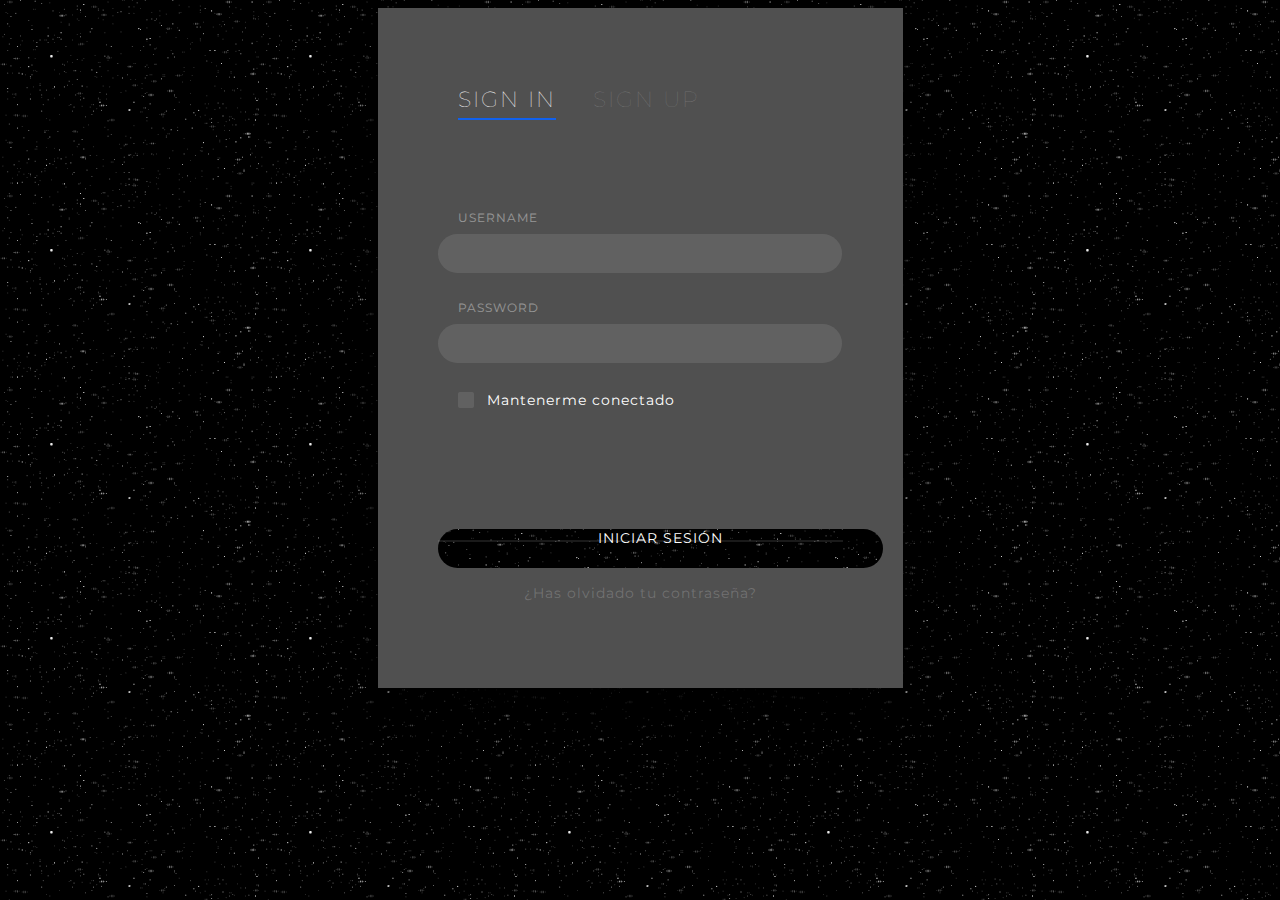
<file: index.html>
<!DOCTYPE html>
<html lang="en">

<head>
  <meta charset="UTF-8">
  <meta http-equiv="X-UA-Compatible" content="IE=edge">
  <meta name="viewport" content="width=device-width, initial-scale=1.0">
  <link rel="stylesheet" href="css/style.css">
  <link rel="shortcut icon" href="https://cdn-icons-png.flaticon.com/512/295/295128.png">
  <title>Login</title>
</head>

<body>
  <link href='https://fonts.googleapis.com/css?family=Montserrat' rel='stylesheet' type='text/css'>
  <!-- LOGIN -->
  <div class="login">
    <h2 class="active"> sign in </h2>
    <h2 class="nonactive"> sign up </h2>
    <form>
      <input type="text" class="text" name="username">
      <span>username</span>
      <br>
      <br>

      <input type="password" class="text" name="password">
      <span>password</span>
      <br>

      <input type="checkbox" id="checkbox-1-1" class="custom-checkbox" />
      <label for="checkbox-1-1">Mantenerme conectado</label>
      <a href="contactos.html" class="signin"> Iniciar sesión</a>
      <hr>
      <a href="#">¿Has olvidado tu contraseña?</a>
    </form>

  </div>
</body>

</html>
</file>
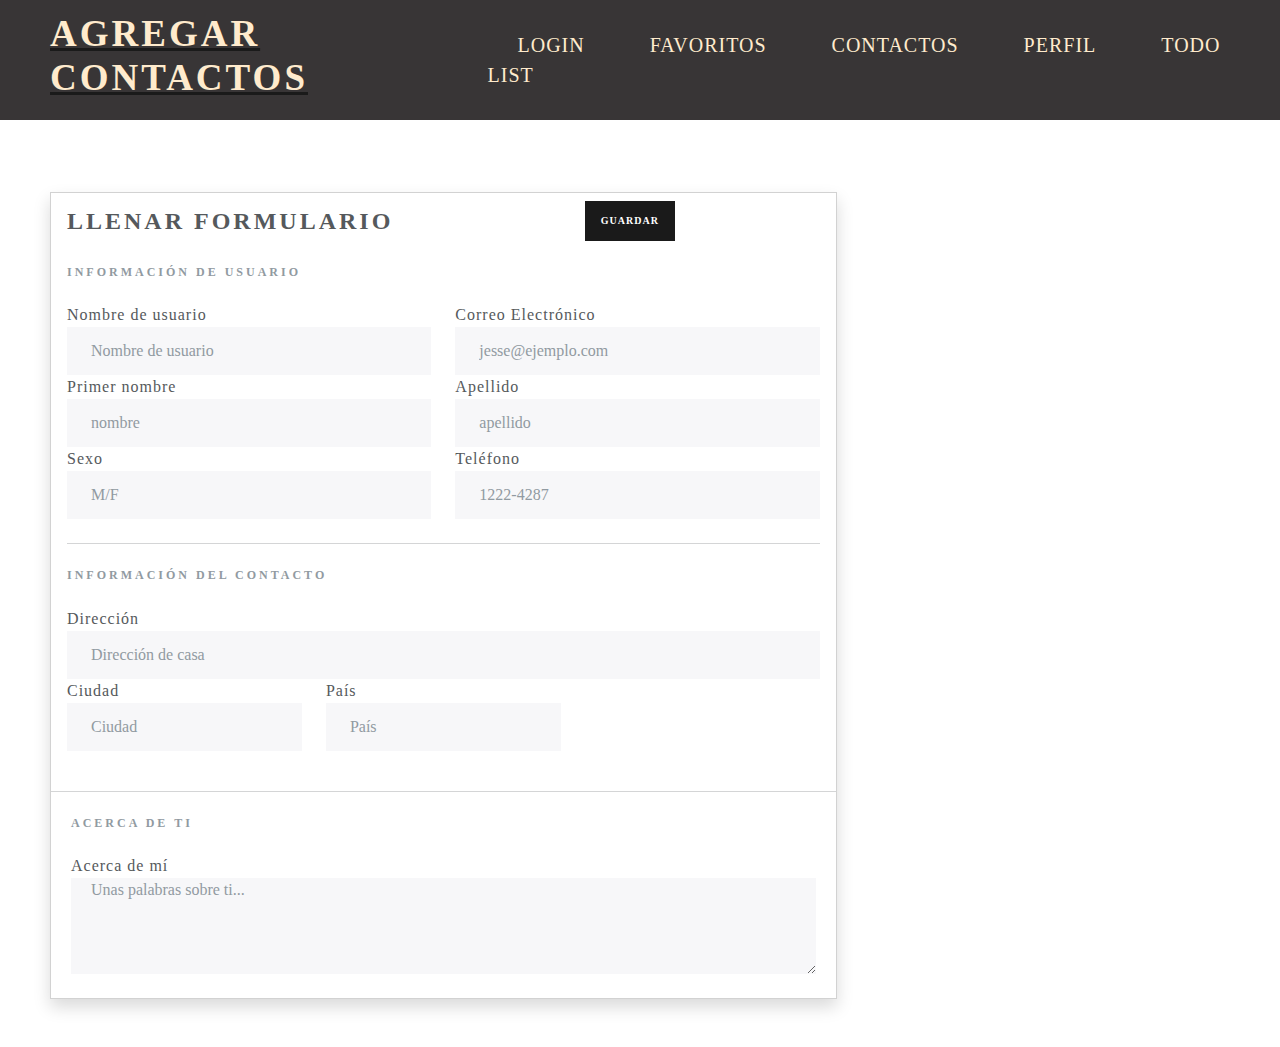
<file: nuevocontacto.html>
<!DOCTYPE html>
<html lang="en">

<head>
  <meta charset="UTF-8">
  <meta http-equiv="X-UA-Compatible" content="IE=edge">
  <meta name="viewport" content="width=device-width, initial-scale=1.0">
  <link rel="stylesheet" href="css/contactos.css">
  <link rel="stylesheet" href="css/bootstrap.min.css">
  <link rel="stylesheet" href="css/new-contact.css">
  <link rel="shortcut icon" href="https://cdn-icons-png.flaticon.com/512/327/327527.png">
  <title>Nuevo Contacto</title>
</head>

<body>
  <header>
    <a href="index.html" class="Name">
      <h2 class="logo">Agregar Contactos</h2>
    </a>
    <input type="checkbox" id="check">
    <label for="check" class="mostrar"> &#8801 </label>

    <nav class="menu">
      <a href="index.html">Login</a>
      <a href="favoritos.html">Favoritos</a>
      <a href="contactos.html">Contactos</a>
      <a href="perfil.html">Perfil</a>
      <a href="todolist.html">Todo List</a>
      <label for="check" class="ocultar"> &#967</label>
      <!-- <input type="search" placeholder="Buscar" id="Buscador" /> -->
    </nav>
  </header>
  <br><br><br>


  <!-- CONTENERDOR IZQUIERDO, INFORMACIÓN DEL USUARIO -->
  <div class="contenedor-grande" id="contenedor-grande">
    <div class="col-xl-8 order-xl-1">
      <div class="card bg-secondary shadow">
        <div class="card-header bg-white border-0">
          <div class="row align-items-center">
            <div class="col-8">
              <h3 class="mb-0">Llenar Formulario</h3>
            </div>
            <div class="col-4 text-right">
              <a href="contactos.html" class="btn btn-sm btn-primary">Guardar</a>
            </div>
          </div>
        </div>
        <div class="card-body">
          <form>
            <h6 class="heading-small text-muted mb-4">Información de Usuario</h6>
            <div class="pl-lg-4">
              <div class="row">
                <div class="col-lg-6">
                  <div class="form-group focused">
                    <label class="form-control-label" for="input-username">Nombre de usuario</label>
                    <input type="text" id="input-username" class="form-control form-control-alternative"
                      placeholder="Nombre de usuario" value="">
                  </div>
                </div>
                <div class="col-lg-6">
                  <div class="form-group">
                    <label class="form-control-label" for="input-email">Correo Electrónico</label>
                    <input type="email" id="input-email" class="form-control form-control-alternative"
                      placeholder="jesse@ejemplo.com">
                  </div>
                </div>
              </div>
              <div class="row">
                <div class="col-lg-6">
                  <div class="form-group focused">
                    <label class="form-control-label" for="input-first-name">Primer nombre</label>
                    <input type="text" id="input-first-name" class="form-control form-control-alternative"
                      placeholder="nombre" value="">
                  </div>
                </div>
                <div class="col-lg-6">
                  <div class="form-group focused">
                    <label class="form-control-label" for="input-last-name">Apellido</label>
                    <input type="text" id="input-last-name" class="form-control form-control-alternative"
                      placeholder="apellido" value="">
                  </div>
                </div>

                <div class="col-lg-6">
                  <div class="form-group focused">
                    <label class="form-control-label" for="input-username">Sexo</label>
                    <input type="text" id="input-username" class="form-control form-control-alternative"
                      placeholder="M/F" value="">
                  </div>
                </div>
                <div class="col-lg-6">
                  <div class="form-group focused">
                    <label class="form-control-label" for="input-last-name">Teléfono</label>
                    <input type="text" id="input-last-name" class="form-control form-control-alternative"
                      placeholder="1222-4287" value="">
                  </div>
                </div>
              </div>
            </div>
            <hr class="my-4">
            <!-- Address -->
            <h6 class="heading-small text-muted mb-4">Información del contacto</h6>
            <div class="pl-lg-4">
              <div class="row">
                <div class="col-md-12">
                  <div class="form-group focused">
                    <label class="form-control-label" for="input-address">Dirección</label>
                    <input id="input-address" class="form-control form-control-alternative"
                      placeholder="Dirección de casa" value="" type="text">
                  </div>
                </div>
              </div>
              <div class="row">
                <div class="col-lg-4">
                  <div class="form-group focused">
                    <label class="form-control-label" for="input-city">Ciudad</label>
                    <input type="text" id="input-city" class="form-control form-control-alternative"
                      placeholder="Ciudad" value="">
                  </div>
                </div>
                <div class="col-lg-4">
                  <div class="form-group focused">
                    <label class="form-control-label" for="input-country">País</label>
                    <input type="text" id="input-country" class="form-control form-control-alternative"
                      placeholder="País" value="">
                  </div>
                </div>
                <!-- <div class="col-lg-4">
                <div class="form-group">
                  <label class="form-control-label" for="input-country">Postal code</label>
                  <input type="number" id="input-postal-code" class="form-control form-control-alternative" placeholder="Postal code">
                </div> -->
              </div>
            </div>
        </div>
        <hr class="my-4">
        <!-- Descripcion -->
        <h6 class="heading-small text-muted mb-4" style="padding: 0px 20px;">Acerca de ti </h6>
        <div class="pl-lg-4">
          <div class="form-group focused" style="padding: 0px 20px;">
            <label>Acerca de mí</label>
            <textarea rows="4" style="padding: 0px 20px;" class="form-control form-control-alternative"
              placeholder="Unas palabras sobre ti..."></textarea>
          </div>
        </div>
        </form>
        <br>
      </div>
    </div>
  </div>
  <br><br>
</body>

</html>
</file>
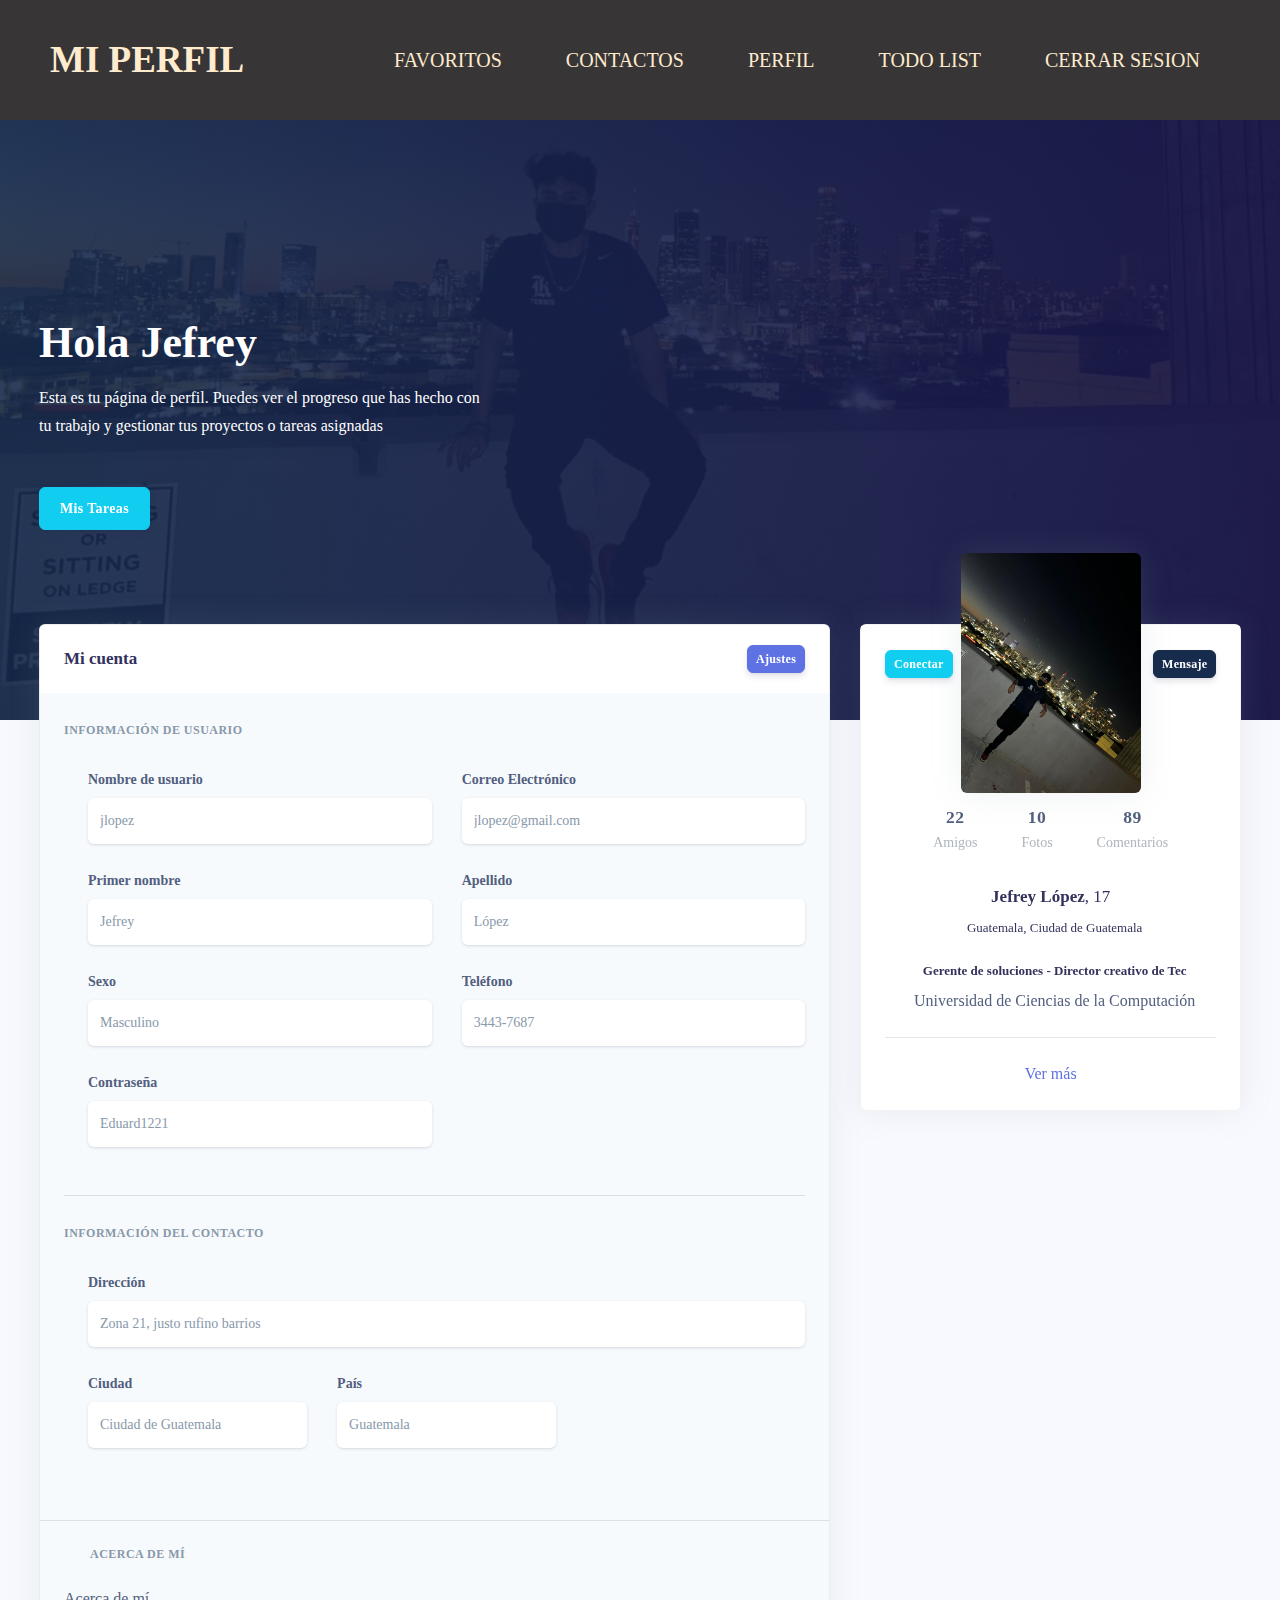
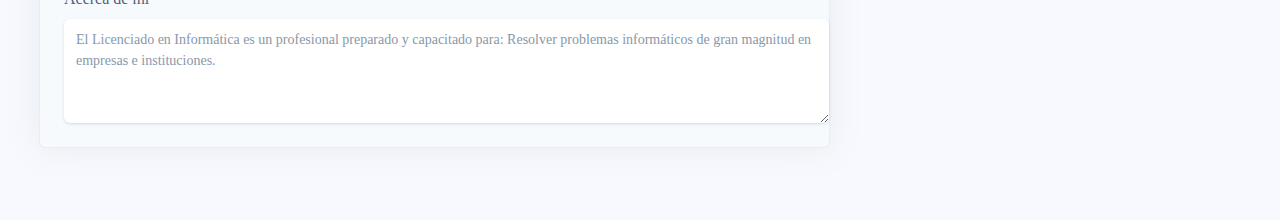
<file: perfil.html>
<!DOCTYPE html>
<html lang="en">

<head>
  <meta charset="UTF-8">
  <meta http-equiv="X-UA-Compatible" content="IE=edge">
  <meta name="viewport" content="width=device-width, initial-scale=1.0">
  <link rel="stylesheet" href="css/perfil.css">
  <link rel="stylesheet" href="css/contactos.css">
  <link rel="shortcut icon" href="https://cdn-icons-png.flaticon.com/512/3106/3106921.png">
  <title>Perfil</title>
</head>
<link href="https://fonts.googleapis.com/css?family=Open+Sans:300,400,600,700" rel="stylesheet">

<body>
  <header>
    <a href="index.html" class="Name">
      <h2 class="logo">MI PERFIL</h2>
    </a>
    <input type="checkbox" id="check">
    <label for="check" class="mostrar"> &#8801 </label>

    <nav class="menu">

      <a href="favoritos.html">Favoritos</a>
      <a href="contactos.html">Contactos</a>
      <a href="perfil.html">Perfil</a>
      <a href="todolist.html">Todo List</a>
      <a href="index.html">Cerrar Sesion</a>
      <label for="check" class="ocultar"> &#967</label>
      <!-- <input type="search" placeholder="Buscar" id="Buscador" /> -->
    </nav>
  </header>


  <div class="main-content">
    <!-- Top navbar -->
    <nav class="navbar navbar-top navbar-expand-md navbar-dark" id="navbar-main">
      <div class="container-fluid">
        <div class="dropdown-menu dropdown-menu-arrow dropdown-menu-right">
          <div class=" dropdown-header noti-title">
            <h6 class="text-overflow m-0">Welcome!</h6>
          </div>
          <a href="../examples/profile.html" class="dropdown-item">
            <i class="ni ni-single-02"></i>
            <span>Mi Pefil</span>
          </a>
          <a href="../examples/profile.html" class="dropdown-item">
            <i class="ni ni-settings-gear-65"></i>
            <span>Ajustes</span>
          </a>
          <a href="../examples/profile.html" class="dropdown-item">
            <i class="ni ni-calendar-grid-58"></i>
            <span>Actividad</span>
          </a>
          <a href="../examples/profile.html" class="dropdown-item">
            <i class="ni ni-support-16"></i>
            <span>Apoyo</span>
          </a>
          <div class="dropdown-divider"></div>
          <a href="#!" class="dropdown-item">
            <i class="ni ni-user-run"></i>
            <span>Cerrar sesión</span>
          </a>
        </div>
        </li>
        </ul>
      </div>
    </nav>
    <!-- Header con foto de fondo-->
    <div class="header pb-8 pt-5 pt-lg-8 d-flex align-items-center"
      style="min-height: 600px; background-image: url(css/11.jfif ); background-size: cover; background-position: center top;">
      <!-- Mask -->
      <span class="mask bg-gradient-default opacity-8" "></span>
      <!-- Header y contenedor con el texto-->
      <div class=" container-fluid d-flex align-items-center">
        <div class="row">
          <div class="col-lg-7 col-md-10">
            <h1 class="display-2 text-white">Hola Jefrey</h1>
            <p class="text-white mt-0 mb-5">Esta es tu página de perfil. Puedes ver el progreso que has hecho con tu
              trabajo y gestionar tus proyectos o tareas asignadas</p>
            <a href="todolist.html" class="btn btn-info">Mis Tareas</a>
          </div>
        </div>
    </div>
  </div>

  <!-- Contenedor derecho con imagen -->
  <div class="container-fluid mt--7">
    <div class="row">
      <div class="col-xl-4 order-xl-2 mb-5 mb-xl-0">
        <div class="card card-profile shadow">
          <div class="row justify-content-center">
            <div class="col-lg-3 order-lg-2">
              <div class="card-profile-image">
                <a href="#">
                  <img src="css/1.jpeg" class="rounded-square ">
                </a>
              </div>
            </div>
          </div>

          <div class="card-header text-center border-0 pt-8 pt-md-4 pb-0 pb-md-4">
            <div class="d-flex justify-content-between">
              <a href="#" class="btn btn-sm btn-info mr-4">Conectar</a>
              <a href="#" class="btn btn-sm btn-default float-right">Mensaje</a>
            </div>
          </div>
          <div class="card-body pt-0 pt-md-4">
            <div class="row">
              <div class="col">
                <div class="card-profile-stats d-flex justify-content-center mt-md-5">
                  <!-- Cuadro de amigos, fotos, coments -->
                  <div>
                    <span class="heading">22</span>
                    <span class="description">Amigos</span>
                  </div>
                  <div>
                    <span class="heading">10</span>
                    <span class="description">Fotos</span>
                  </div>
                  <div>
                    <span class="heading">89</span>
                    <span class="description">Comentarios</span>
                  </div>
                </div>
              </div>
            </div>
            <div class="text-center">
              <!-- Información del perfil -->
              <h3>
                Jefrey López<span class="font-weight-light">, 17</span>
              </h3>
              <div class="h5 font-weight-300">
                <i class="ni location_pin mr-2"></i>Guatemala, Ciudad de Guatemala
              </div>
              <div class="h5 mt-4">
                <i class="ni business_briefcase-24 mr-2"></i>Gerente de soluciones - Director creativo de Tec
              </div>
              <div>
                <i class="ni education_hat mr-2"></i>Universidad de Ciencias de la Computación
              </div>
              <hr class="my-4">
              <!-- <p>Ryan — the name taken by Melbourne-raised, Brooklyn-based Nick Murphy — writes, performs and records all of his own music.</p> -->
              <a href="#">Ver más</a>
            </div>
          </div>
        </div>
      </div>

      <!-- CONTENERDOR IZQUIERDO, INFORMACIÓN DEL USUARIO -->
      <div class="col-xl-8 order-xl-1">
        <div class="card bg-secondary shadow">
          <div class="card-header bg-white border-0">
            <div class="row align-items-center">
              <div class="col-8">
                <h3 class="mb-0">Mi cuenta</h3>
              </div>
              <div class="col-4 text-right">
                <a href="#!" class="btn btn-sm btn-primary">Ajustes</a>
              </div>
            </div>
          </div>
          <div class="card-body">
            <form>
              <h6 class="heading-small text-muted mb-4">Información de Usuario</h6>
              <div class="pl-lg-4">
                <div class="row">
                  <div class="col-lg-6">
                    <div class="form-group focused">
                      <label class="form-control-label" for="input-username">Nombre de usuario</label>
                      <input type="text" id="input-username" class="form-control form-control-alternative"
                        placeholder="Username" value="jlopez">
                    </div>
                  </div>
                  <div class="col-lg-6">
                    <div class="form-group">
                      <label class="form-control-label" for="input-email">Correo Electrónico</label>
                      <input type="email" id="input-email" class="form-control form-control-alternative"
                        placeholder="jlopez@gmail.com" value="jlopez@gmail.com">
                    </div>
                  </div>
                </div>
                <div class="row">
                  <div class="col-lg-6">
                    <div class="form-group focused">
                      <label class="form-control-label" for="input-first-name">Primer nombre</label>
                      <input type="text" id="input-first-name" class="form-control form-control-alternative"
                        placeholder="First name" value="Jefrey">
                    </div>
                  </div>
                  <div class="col-lg-6">
                    <div class="form-group focused">
                      <label class="form-control-label" for="input-last-name">Apellido</label>
                      <input type="text" id="input-last-name" class="form-control form-control-alternative"
                        placeholder="Last name" value="López">
                    </div>
                  </div>

                  <div class="col-lg-6">
                    <div class="form-group focused">
                      <label class="form-control-label" for="input-username">Sexo</label>
                      <input type="text" id="input-username" class="form-control form-control-alternative"
                        placeholder="M/F" value="Masculino">
                    </div>
                  </div>
                  <div class="col-lg-6">
                    <div class="form-group focused">
                      <label class="form-control-label" for="input-last-name">Teléfono</label>
                      <input type="text" id="input-last-name" class="form-control form-control-alternative"
                        placeholder="1222-4287" value="3443-7687">
                    </div>
                  </div>
                  <div class="col-lg-6">
                    <div class="form-group focused">
                      <label class="form-control-label" for="input-username">Contraseña</label>
                      <input type="text" id="input-username" class="form-control form-control-alternative"
                        placeholder="Contraseña" value="Eduard1221">
                    </div>
                  </div>

                </div>
              </div>


              <hr class="my-4">
              <!-- Address -->
              <h6 class="heading-small text-muted mb-4">Información del contacto</h6>
              <div class="pl-lg-4">
                <div class="row">
                  <div class="col-md-12">
                    <div class="form-group focused">
                      <label class="form-control-label" for="input-address">Dirección</label>
                      <input id="input-address" class="form-control form-control-alternative"
                        placeholder="Dirección de casa" value="Zona 21, justo rufino barrios" type="text">
                    </div>
                  </div>
                </div>
                <div class="row">
                  <div class="col-lg-4">
                    <div class="form-group focused">
                      <label class="form-control-label" for="input-city">Ciudad</label>
                      <input type="text" id="input-city" class="form-control form-control-alternative"
                        placeholder="Ciudad" value="Ciudad de Guatemala">
                    </div>
                  </div>
                  <div class="col-lg-4">
                    <div class="form-group focused">
                      <label class="form-control-label" for="input-country">País</label>
                      <input type="text" id="input-country" class="form-control form-control-alternative"
                        placeholder="Country" value="Guatemala">
                    </div>
                  </div>
                </div>
              </div>
          </div>
          <hr class="my-4">
          <!-- Descripcion -->
          <h6 class="heading-small text-muted mb-4" style="padding: 0px 50px;">Acerca de mí </h6>
          <div class="pl-lg-4">
            <div class="form-group focused">
              <label>Acerca de mí</label>
              <textarea rows="4" class="form-control form-control-alternative"
                placeholder="Unas palabras sobre ti...">El Licenciado en Informática es un profesional preparado y capacitado para: Resolver problemas informáticos de gran magnitud en empresas e instituciones.</textarea>
            </div>
          </div>
          </form>
        </div>
      </div>
    </div>
  </div>
  </div>
  </div><br><br><br>

</body>

</html>
</file>
<file: css/style.css>
body,
.signin {
  background-image: url('[data-uri]');
  font-family: 'Montserrat', sans-serif;
  color: #fff;
  font-size: 14px;
  letter-spacing: 1px;
}

.login {
  position: relative;
  height: 560px;
  width: 405px;
  margin: auto;
  padding: 60px 60px;
  background: url(https://picsum.photos/id/1004/5616/3744) no-repeat center center #505050;
  background-size: cover;
  box-shadow: 0px 30px 60px -5px #000;
}

form {
  padding-top: 80px;
}

.active {
  border-bottom: 2px solid #1161ed;
}

.nonactive {
  color: rgba(255, 255, 255, 0.2);
}

h2 {
  padding-left: 12px;
  font-size: 22px;
  text-transform: uppercase;
  padding-bottom: 5px;
  letter-spacing: 2px;
  display: inline-block;
  font-weight: 100;
}

h2:first-child {
  padding-left: 0px;
}

span {
  text-transform: uppercase;
  font-size: 12px;
  opacity: 0.4;
  display: inline-block;
  position: relative;
  top: -65px;
  transition: all 0.5s ease-in-out;
}

.text {
  border: none;
  width: 89%;
  padding: 10px 20px;
  display: block;
  height: 15px;
  border-radius: 20px;
  background: rgba(255, 255, 255, 0.1);
  border: 2px solid rgba(255, 255, 255, 0);
  overflow: hidden;
  margin-top: 15px;
  transition: all 0.5s ease-in-out;
}

.text:focus {
  outline: 0;
  border: 2px solid rgba(255, 255, 255, 0.5);
  border-radius: 20px;
  background: rgba(0, 0, 0, 0);
}

.text:focus+span {
  opacity: 0.6;
}

input[type="text"],
input[type="password"] {
  font-family: 'Montserrat', sans-serif;
  color: #fff;
}



input {
  display: inline-block;
  padding-top: 20px;
  font-size: 14px;
}

h2,
span,
.custom-checkbox {
  margin-left: 20px;
}

.custom-checkbox {
  /* -webkit-appearance: none; */
  appearance: none;
  background-color: rgba(255, 255, 255, 0.1);
  padding: 8px;
  border-radius: 2px;
  display: inline-block;
  position: relative;
  top: 6px;
}

.custom-checkbox:checked {
  background-color: rgba(17, 97, 237, 1);
}

.custom-checkbox:checked:after {
  content: '\2714';
  font-size: 10px;
  position: absolute;
  top: 1px;
  left: 4px;
  color: #fff;
}

.custom-checkbox:focus {
  outline: none;
}

label {
  display: inline-block;
  padding-top: 10px;
  padding-left: 5px;
}

.signin {
  background-color: #1161ed;
  color: #FFF;
  width: 100%;
  padding: 0px 20px;
  display: block;
  height: 39px;
  border-radius: 20px;
  transition: all 0.5s ease-in-out;
  border: none;
  text-transform: uppercase;
}

.signin:hover {
  background: #4082f5;
  box-shadow: 0px 4px 35px -5px #4082f5;
  cursor: pointer;
}

.signin:focus {
  outline: none;
}

hr {
  border: 1px solid rgba(255, 255, 255, 0.1);
  top: 85px;
  position: relative;
}

a {
  text-align: center;
  display: block;
  top: 120px;
  position: relative;
  text-decoration: none;
  color: rgba(255, 255, 255, 0.2);
}
</file>
<file: css/contactos.css>
* {
    padding: 0;
    margin: 0;
    font-family: Cambria, Cochin, Georgia, Times, 'Times New Roman', serif;
    list-style: none;
    -webkit-box-sizing: border-box;
    -moz-box-sizing: border-box;
    -o-box-sizing: border-box;
    box-sizing: border-box;
}

/*HEADER*/
header {
    background-color: #383536;
    height: 120px;
    padding: 0 50px;
    color: azure;
    display: flex;
    justify-content: space-between;
    align-items: center;
}

/*Logo*/
.logo {
    color: blanchedalmond;
    text-transform: uppercase;
    /* transition: 0.5; */
    font-size: 37px;
    text-decoration: none;
}

/*Otras Páginas Menú*/
.menu a {
    color: blanchedalmond;
    text-decoration: none;
    text-transform: uppercase;
    padding: 0 30px;
    transition: 0.5s;
    font-size: 20px;

}

.menu a:hover,
.mostrar-menu:hover,
.esconder-menu:hover {
    color: rgb(5, 12, 17);
}

.mostrar,
.ocultar {
    font-size: 35px;
    cursor: pointer;
    display: none;
    transition: 0.4s;
}

.mostrar {
    order: 1;
}

#check {
    display: none;
}

/* BUSCARDOR */
#Buscador {
    background: url(https://cdn0.iconfinder.com/data/icons/slim-square-icons-basics/100/basics-19-32.png) no-repeat 0px 5px;
    background-size: 24px;
    width: 250px;
    border: transparent;
    border-bottom: solid 1px #ccc;
    padding: 10px 10px 10px 30px;
    outline: none;
}

/* tabla */
.tabla-contactos {
    padding: 0px 50px;
    background-color: rgb(244, 244, 244);
}

#agregar-favoritos {
    background-color: coral;
    border-radius: 25px;
}

#agregar-contacto {
    background-color: #0ECEF1;
    border-radius: 15px;
}

/*RESPONSIVE*/
@media(max-width: 768px) {

    /* header */
    .mostrar,
    .ocultar {
        display: block;
    }

    .menu {
        position: fixed;
        width: 100%;
        height: 100vh;
        background: #383536;
        right: -100%;
        top: 0;
        text-align: center;
        padding: 100px 0px;
        z-index: 100;
        transition: 0.8s;
    }

    .menu a {
        display: block;
        padding: 20px;
    }

    .ocultar {
        position: absolute;
        top: 40px;
        right: 50px;
    }

    #check:checked~.menu {
        right: 0;
    }


}

@media(max-width: 900px) {
    #table {
        display: block;
        overflow-x: auto;
    }
}
</file>
<file: css/new-contact.css>
#contenedor-grande{
padding:0px 50px;
}
</file>
<file: css/perfil.css>
:root {
  --blue: #5e72e4;
  --indigo: #5603ad;
  --purple: #8965e0;
  --pink: #f3a4b5;
  --red: #f5365c;
  --orange: #fb6340;
  --yellow: #ffd600;
  --green: #2dce89;
  --teal: #11cdef;
  --cyan: #2bffc6;
  --white: #fff;
  --gray: #8898aa;
  --gray-dark: #32325d;
  --light: #ced4da;
  --lighter: #e9ecef;
  --primary: #5e72e4;
  --secondary: #f7fafc;
  --success: #2dce89;
  --info: #11cdef;
  --warning: #fb6340;
  --danger: #f5365c;
  --light: #adb5bd;
  --dark: #212529;
  --default: #172b4d;
  --white: #fff;
  --neutral: #fff;
  --darker: black;
  --breakpoint-xs: 0;
  --breakpoint-sm: 576px;
  --breakpoint-md: 768px;
  --breakpoint-lg: 992px;
  --breakpoint-xl: 1200px;
  --font-family-sans-serif: Open Sans, sans-serif;
  --font-family-monospace: SFMono-Regular, Menlo, Monaco, Consolas, 'Liberation Mono', 'Courier New', monospace;
}

*,
*::before,
*::after {
  box-sizing: border-box;
}

html {
  font-family: sans-serif;
  line-height: 1.15;
  -webkit-text-size-adjust: 100%;
  -ms-text-size-adjust: 100%;
  -ms-overflow-style: scrollbar;
  -webkit-tap-highlight-color: rgba(0, 0, 0, 0);
}

@-ms-viewport {
  width: device-width;
}

figcaption,
footer,
header,
main,
nav,
section {
  display: block;
}

body {
  font-family: Open Sans, sans-serif;
  font-size: 1rem;
  font-weight: 400;
  line-height: 1.5;
  margin: 0;
  text-align: left;
  color: #525f7f;
  background-color: #f8f9fe;
}

[tabindex='-1']:focus {
  outline: 0 !important;
}

hr {
  overflow: visible;
  box-sizing: content-box;
  height: 0;
}

h1,
h3,
h4,
h5,
h6 {
  margin-top: 0;
  margin-bottom: .5rem;
}

p {
  margin-top: 0;
  margin-bottom: 1rem;
}

address {
  font-style: normal;
  line-height: inherit;
  margin-bottom: 1rem;
}

ul {
  margin-top: 0;
  margin-bottom: 1rem;
}

ul ul {
  margin-bottom: 0;
}

dfn {
  font-style: italic;
}

strong {
  font-weight: bolder;
}

a {
  text-decoration: none;
  color: #5e72e4;
  background-color: transparent;
  -webkit-text-decoration-skip: objects;
}

a:hover {
  text-decoration: none;
  color: #233dd2;
}

a:not([href]):not([tabindex]) {
  text-decoration: none;
  color: inherit;
}

a:not([href]):not([tabindex]):hover,
a:not([href]):not([tabindex]):focus {
  text-decoration: none;
  color: inherit;
}

a:not([href]):not([tabindex]):focus {
  outline: 0;
}

code {
  font-family: SFMono-Regular, Menlo, Monaco, Consolas, 'Liberation Mono', 'Courier New', monospace;
  font-size: 1em;
}

img {
  vertical-align: middle;
  border-style: none;
}

caption {
  padding-top: 1rem;
  padding-bottom: 1rem;
  caption-side: bottom;
  text-align: left;
  color: #8898aa;
}

label {
  display: inline-block;
  margin-bottom: .5rem;
}

button {
  border-radius: 0;
}

button:focus {
  outline: 1px dotted;
  outline: 5px auto -webkit-focus-ring-color;
}

input,
button,
textarea {
  font-family: inherit;
  font-size: inherit;
  line-height: inherit;
  margin: 0;
}

button,
input {
  overflow: visible;
}

button {
  text-transform: none;
}

button,
html [type='button'],
[type='reset'],
[type='submit'] {
  appearance: button;
}

button::-moz-focus-inner,
[type='button']::-moz-focus-inner,
[type='reset']::-moz-focus-inner,
[type='submit']::-moz-focus-inner {
  padding: 0;
  border-style: none;
}

input[type='radio'],
input[type='checkbox'] {
  box-sizing: border-box;
  padding: 0;
}

input[type='date'],
input[type='time'],
input[type='datetime-local'],
input[type='month'] {
  -appearance: listbox;
}

textarea {
  overflow: auto;
  resize: vertical;
}

legend {
  font-size: 1.5rem;
  line-height: inherit;
  display: block;
  width: 100%;
  max-width: 100%;
  margin-bottom: .5rem;
  padding: 0;
  white-space: normal;
  color: inherit;
}

progress {
  vertical-align: baseline;
}

[type='number']::-webkit-inner-spin-button,
[type='number']::-webkit-outer-spin-button {
  height: auto;
}

[type='search'] {
  outline-offset: -2px;
  appearance: none;
}

[type='search']::-webkit-search-cancel-button,
[type='search']::-webkit-search-decoration {
  -webkit-appearance: none;
}

::-webkit-file-upload-button {
  font: inherit;
  -webkit-appearance: button;
}

[hidden] {
  display: none !important;
}

h1,
h3,
h4,
h5,
h6,
.h1,
.h3,
.h4,
.h5,
.h6 {
  font-family: inherit;
  font-weight: 600;
  line-height: 1.5;
  margin-bottom: .5rem;
  color: #32325d;
}

h1,
.h1 {
  font-size: 1.625rem;
}

h3,
.h3 {
  font-size: 1.0625rem;
}

h4,
.h4 {
  font-size: .9375rem;
}

h5,
.h5 {
  font-size: .8125rem;
}

h6,
.h6 {
  font-size: .625rem;
}

.display-2 {
  font-size: 2.75rem;
  font-weight: 600;
  line-height: 1.5;
}

hr {
  margin-top: 2rem;
  margin-bottom: 2rem;
  border: 0;
  border-top: 1px solid rgba(0, 0, 0, .1);
}

code {
  font-size: 87.5%;
  word-break: break-word;
  color: #f3a4b5;
}

a>code {
  color: inherit;
}

.container {
  width: 100%;
  margin-right: auto;
  margin-left: auto;
  padding-right: 15px;
  padding-left: 15px;
}

@media (min-width: 576px) {
  .container {
    max-width: 540px;
  }
}

@media (min-width: 768px) {
  .container {
    max-width: 720px;
  }
}

@media (min-width: 992px) {
  .container {
    max-width: 960px;
  }
}

@media (min-width: 1200px) {
  .container {
    max-width: 1140px;
  }
}

.container-fluid {
  width: 100%;
  margin-right: auto;
  margin-left: auto;
  padding-right: 15px;
  padding-left: 15px;
}

.row {
  display: flex;
  margin-right: -15px;
  margin-left: -15px;
  flex-wrap: wrap;
}

.col-4,
.col-8,
.col,
.col-md-10,
.col-md-12,
.col-lg-3,
.col-lg-4,
.col-lg-6,
.col-lg-7,
.col-xl-4,
.col-xl-6,
.col-xl-8 {
  position: relative;
  width: 100%;
  min-height: 1px;
  padding-right: 15px;
  padding-left: 15px;
}

.col {
  max-width: 100%;
  flex-basis: 0;
  flex-grow: 1;
}

.col-4 {
  max-width: 33.33333%;
  flex: 0 0 33.33333%;
}

.col-8 {
  max-width: 66.66667%;
  flex: 0 0 66.66667%;
}

@media (min-width: 768px) {

  .col-md-10 {
    max-width: 83.33333%;
    flex: 0 0 83.33333%;
  }

  .col-md-12 {
    max-width: 100%;
    flex: 0 0 100%;
  }
}

@media (min-width: 992px) {

  .col-lg-3 {
    max-width: 25%;
    flex: 0 0 25%;
  }

  .col-lg-4 {
    max-width: 33.33333%;
    flex: 0 0 33.33333%;
  }

  .col-lg-6 {
    max-width: 50%;
    flex: 0 0 50%;
  }

  .col-lg-7 {
    max-width: 58.33333%;
    flex: 0 0 58.33333%;
  }

  .order-lg-2 {
    order: 2;
  }
}

@media (min-width: 1200px) {

  .col-xl-4 {
    max-width: 33.33333%;
    flex: 0 0 33.33333%;
  }

  .col-xl-6 {
    max-width: 50%;
    flex: 0 0 50%;
  }

  .col-xl-8 {
    max-width: 66.66667%;
    flex: 0 0 66.66667%;
  }

  .order-xl-1 {
    order: 1;
  }

  .order-xl-2 {
    order: 2;
  }
}

.form-control {
  font-size: 1rem;
  line-height: 1.5;
  display: block;
  width: 100%;
  height: calc(2.75rem + 2px);
  padding: .625rem .75rem;
  transition: all .2s cubic-bezier(.68, -.55, .265, 1.55);
  color: #8898aa;
  border: 1px solid #cad1d7;
  border-radius: .375rem;
  background-color: #fff;
  background-clip: padding-box;
  box-shadow: none;
}

@media screen and (prefers-reduced-motion: reduce) {
  .form-control {
    transition: none;
  }
}

.form-control::-ms-expand {
  border: 0;
  background-color: transparent;
}

.form-control:focus {
  color: #8898aa;
  border-color: rgba(50, 151, 211, .25);
  outline: 0;
  background-color: #fff;
  box-shadow: none, none;
}

.form-control:-ms-input-placeholder {
  opacity: 1;
  color: #adb5bd;
}

.form-control::-ms-input-placeholder {
  opacity: 1;
  color: #adb5bd;
}

.form-control::placeholder {
  opacity: 1;
  color: #adb5bd;
}

.form-control:disabled,
.form-control[readonly] {
  opacity: 1;
  background-color: #e9ecef;
}

textarea.form-control {
  height: auto;
}

.form-group {
  margin-bottom: 1.5rem;
}

.form-inline {
  display: flex;
  flex-flow: row wrap;
  align-items: center;
}

@media (min-width: 576px) {
  .form-inline label {
    display: flex;
    margin-bottom: 0;
    align-items: center;
    justify-content: center;
  }

  .form-inline .form-group {
    display: flex;
    margin-bottom: 0;
    flex: 0 0 auto;
    flex-flow: row wrap;
    align-items: center;
  }

  .form-inline .form-control {
    display: inline-block;
    width: auto;
    vertical-align: middle;
  }

  .form-inline .input-group {
    width: auto;
  }
}

.btn {
  font-size: 1rem;
  font-weight: 600;
  line-height: 1.5;
  display: inline-block;
  padding: .625rem 1.25rem;
  -webkit-user-select: none;
  -moz-user-select: none;
  -ms-user-select: none;
  user-select: none;
  transition: color .15s ease-in-out, background-color .15s ease-in-out, border-color .15s ease-in-out, box-shadow .15s ease-in-out;
  text-align: center;
  vertical-align: middle;
  white-space: nowrap;
  border: 1px solid transparent;
  border-radius: .375rem;
}

@media screen and (prefers-reduced-motion: reduce) {
  .btn {
    transition: none;
  }
}

.btn:hover,
.btn:focus {
  text-decoration: none;
}

.btn:focus {
  outline: 0;
  box-shadow: 0 7px 14px rgba(50, 50, 93, .1), 0 3px 6px rgba(0, 0, 0, .08);
}

.btn:disabled {
  opacity: .65;
  box-shadow: none;
}

.btn:not(:disabled):not(.disabled) {
  cursor: pointer;
}

.btn:not(:disabled):not(.disabled):active {
  box-shadow: none;
}

.btn:not(:disabled):not(.disabled):active:focus {
  box-shadow: 0 7px 14px rgba(50, 50, 93, .1), 0 3px 6px rgba(0, 0, 0, .08), none;
}

.btn-primary {
  color: #fff;
  border-color: #5e72e4;
  background-color: #5e72e4;
  box-shadow: 0 4px 6px rgba(50, 50, 93, .11), 0 1px 3px rgba(0, 0, 0, .08);
}

.btn-primary:hover {
  color: #fff;
  border-color: #5e72e4;
  background-color: #5e72e4;
}

.btn-primary:focus {
  box-shadow: 0 4px 6px rgba(50, 50, 93, .11), 0 1px 3px rgba(0, 0, 0, .08), 0 0 0 0 rgba(94, 114, 228, .5);
}

.btn-primary:disabled {
  color: #fff;
  border-color: #5e72e4;
  background-color: #5e72e4;
}

.btn-primary:not(:disabled):not(.disabled):active {
  color: #fff;
  border-color: #5e72e4;
  background-color: #324cdd;
}

.btn-primary:not(:disabled):not(.disabled):active:focus {
  box-shadow: none, 0 0 0 0 rgba(94, 114, 228, .5);
}

.btn-info {
  color: #fff;
  border-color: #11cdef;
  background-color: #11cdef;
  box-shadow: 0 4px 6px rgba(50, 50, 93, .11), 0 1px 3px rgba(0, 0, 0, .08);
}

.btn-info:hover {
  color: #fff;
  border-color: #11cdef;
  background-color: #11cdef;
}

.btn-info:focus {
  box-shadow: 0 4px 6px rgba(50, 50, 93, .11), 0 1px 3px rgba(0, 0, 0, .08), 0 0 0 0 rgba(17, 205, 239, .5);
}

.btn-info:disabled {
  color: #fff;
  border-color: #11cdef;
  background-color: #11cdef;
}

.btn-info:not(:disabled):not(.disabled):active {
  color: #fff;
  border-color: #11cdef;
  background-color: #0da5c0;
}

.btn-info:not(:disabled):not(.disabled):active:focus {
  box-shadow: none, 0 0 0 0 rgba(17, 205, 239, .5);
}

.btn-default {
  color: #fff;
  border-color: #172b4d;
  background-color: #172b4d;
  box-shadow: 0 4px 6px rgba(50, 50, 93, .11), 0 1px 3px rgba(0, 0, 0, .08);
}

.btn-default:hover {
  color: #fff;
  border-color: #172b4d;
  background-color: #172b4d;
}

.btn-default:focus {
  box-shadow: 0 4px 6px rgba(50, 50, 93, .11), 0 1px 3px rgba(0, 0, 0, .08), 0 0 0 0 rgba(23, 43, 77, .5);
}

.btn-default:disabled {
  color: #fff;
  border-color: #172b4d;
  background-color: #172b4d;
}

.btn-default:not(:disabled):not(.disabled):active {
  color: #fff;
  border-color: #172b4d;
  background-color: #0b1526;
}

.btn-default:not(:disabled):not(.disabled):active:focus {
  box-shadow: none, 0 0 0 0 rgba(23, 43, 77, .5);
}

.btn-sm {
  font-size: .875rem;
  line-height: 1.5;
  padding: .25rem .5rem;
  border-radius: .375rem;
}

.dropdown {
  position: relative;
}

.dropdown-menu {
  font-size: 1rem;
  position: absolute;
  z-index: 1000;
  top: 100%;
  left: 0;
  display: none;
  float: left;
  min-width: 10rem;
  margin: .125rem 0 0;
  padding: .5rem 0;
  list-style: none;
  text-align: left;
  color: #525f7f;
  border: 0 solid rgba(0, 0, 0, .15);
  border-radius: .4375rem;
  background-color: #fff;
  background-clip: padding-box;
  box-shadow: 0 50px 100px rgba(50, 50, 93, .1), 0 15px 35px rgba(50, 50, 93, .15), 0 5px 15px rgba(0, 0, 0, .1);
}

.dropdown-menu.show {
  display: block;
  opacity: 1;
}

.dropdown-menu-right {
  right: 0;
  left: auto;
}

.dropdown-menu[x-placement^='top'],
.dropdown-menu[x-placement^='right'],
.dropdown-menu[x-placement^='bottom'],
.dropdown-menu[x-placement^='left'] {
  right: auto;
  bottom: auto;
}

.dropdown-divider {
  overflow: hidden;
  height: 0;
  margin: .5rem 0;
  border-top: 1px solid #e9ecef;
}

.dropdown-item {
  font-weight: 400;
  display: block;
  clear: both;
  width: 100%;
  padding: .25rem 1.5rem;
  text-align: inherit;
  white-space: nowrap;
  color: #212529;
  border: 0;
  background-color: transparent;
}

.dropdown-item:hover,
.dropdown-item:focus {
  text-decoration: none;
  color: #16181b;
  background-color: #f6f9fc;
}

.dropdown-item:active {
  text-decoration: none;
  color: #fff;
  background-color: #5e72e4;
}

.dropdown-item:disabled {
  color: #8898aa;
  background-color: transparent;
}

.dropdown-header {
  font-size: .875rem;
  display: block;
  margin-bottom: 0;
  padding: .5rem 1.5rem;
  white-space: nowrap;
  color: #8898aa;
}

.input-group {
  position: relative;
  display: flex;
  width: 100%;
  flex-wrap: wrap;
  align-items: stretch;
}

.input-group>.form-control {
  position: relative;
  width: 1%;
  margin-bottom: 0;
  flex: 1 1 auto;
}

.input-group>.form-control+.form-control {
  margin-left: -1px;
}

.input-group>.form-control:focus {
  z-index: 3;
}

.input-group>.form-control:not(:last-child) {
  border-top-right-radius: 0;
  border-bottom-right-radius: 0;
}

.input-group>.form-control:not(:first-child) {
  border-top-left-radius: 0;
  border-bottom-left-radius: 0;
}

.input-group-prepend {
  display: flex;
}

.input-group-prepend .btn {
  position: relative;
  z-index: 2;
}

.input-group-prepend .btn+.btn,
.input-group-prepend .btn+.input-group-text,
.input-group-prepend .input-group-text+.input-group-text,
.input-group-prepend .input-group-text+.btn {
  margin-left: -1px;
}

.input-group-prepend {
  margin-right: -1px;
}

.input-group-text {
  font-size: 1rem;
  font-weight: 400;
  line-height: 1.5;
  display: flex;
  margin-bottom: 0;
  padding: .625rem .75rem;
  text-align: center;
  white-space: nowrap;
  color: #adb5bd;
  border: 1px solid #cad1d7;
  border-radius: .375rem;
  background-color: #fff;
  align-items: center;
}

.input-group-text input[type='radio'],
.input-group-text input[type='checkbox'] {
  margin-top: 0;
}

.input-group>.input-group-prepend>.btn,
.input-group>.input-group-prepend>.input-group-text {
  border-top-right-radius: 0;
  border-bottom-right-radius: 0;
}

.input-group>.input-group-prepend:not(:first-child)>.btn,
.input-group>.input-group-prepend:not(:first-child)>.input-group-text,
.input-group>.input-group-prepend:first-child>.btn:not(:first-child),
.input-group>.input-group-prepend:first-child>.input-group-text:not(:first-child) {
  border-top-left-radius: 0;
  border-bottom-left-radius: 0;
}

.nav {
  display: flex;
  margin-bottom: 0;
  padding-left: 0;
  list-style: none;
  flex-wrap: wrap;
}

.nav-link {
  display: block;
  padding: .25rem .75rem;
}

.nav-link:hover,
.nav-link:focus {
  text-decoration: none;
}

.navbar {
  position: relative;
  display: flex;
  padding: 1rem 1rem;
  flex-wrap: wrap;
  align-items: center;
  justify-content: space-between;
}

.navbar>.container,
.navbar>.container-fluid {
  display: flex;
  flex-wrap: wrap;
  align-items: center;
  justify-content: space-between;
}

.navbar-nav {
  display: flex;
  flex-direction: column;
  margin-bottom: 0;
  padding-left: 0;
  list-style: none;
}

.navbar-nav .nav-link {
  padding-right: 0;
  padding-left: 0;
}

.navbar-nav .dropdown-menu {
  position: static;
  float: none;
}

@media (max-width: 767.98px) {

  .navbar-expand-md>.container,
  .navbar-expand-md>.container-fluid {
    padding-right: 0;
    padding-left: 0;
  }
}

@media (min-width: 768px) {
  .navbar-expand-md {
    flex-flow: row nowrap;
    justify-content: flex-start;
  }

  .navbar-expand-md .navbar-nav {
    flex-direction: row;
  }

  .navbar-expand-md .navbar-nav .dropdown-menu {
    position: absolute;
  }

  .navbar-expand-md .navbar-nav .nav-link {
    padding-right: 1rem;
    padding-left: 1rem;
  }

  .navbar-expand-md>.container,
  .navbar-expand-md>.container-fluid {
    flex-wrap: nowrap;
  }
}

.navbar-dark .navbar-nav .nav-link {
  color: rgba(255, 255, 255, .95);
}

.navbar-dark .navbar-nav .nav-link:hover,
.navbar-dark .navbar-nav .nav-link:focus {
  color: rgba(255, 255, 255, .65);
}

.card {
  position: relative;
  display: flex;
  flex-direction: column;
  min-width: 0;
  word-wrap: break-word;
  border: 1px solid rgba(0, 0, 0, .05);
  border-radius: .375rem;
  background-color: #fff;
  background-clip: border-box;
}

.card>hr {
  margin-right: 0;
  margin-left: 0;
}

.card-body {
  padding: 1.5rem;
  flex: 1 1 auto;
}

.card-header {
  margin-bottom: 0;
  padding: 1.25rem 1.5rem;
  border-bottom: 1px solid rgba(0, 0, 0, .05);
  background-color: #fff;
}

.card-header:first-child {
  border-radius: calc(.375rem - 1px) calc(.375rem - 1px) 0 0;
}

@keyframes progress-bar-stripes {
  from {
    background-position: 1rem 0;
  }

  to {
    background-position: 0 0;
  }
}

.progress {
  font-size: .75rem;
  display: flex;
  overflow: hidden;
  height: 1rem;
  border-radius: .375rem;
  background-color: #e9ecef;
  box-shadow: inset 0 .1rem .1rem rgba(0, 0, 0, .1);
}

.media {
  display: flex;
  align-items: flex-start;
}

.media-body {
  flex: 1 1;
}

.bg-secondary {
  background-color: #f7fafc !important;
}

a.bg-secondary:hover,
a.bg-secondary:focus,
button.bg-secondary:hover,
button.bg-secondary:focus {
  background-color: #d2e3ee !important;
}

.bg-default {
  background-color: #172b4d !important;
}

a.bg-default:hover,
a.bg-default:focus,
button.bg-default:hover,
button.bg-default:focus {
  background-color: #0b1526 !important;
}

.bg-white {
  background-color: #fff !important;
}

a.bg-white:hover,
a.bg-white:focus,
button.bg-white:hover,
button.bg-white:focus {
  background-color: #e6e6e6 !important;
}

.bg-white {
  background-color: #fff !important;
}

.border-0 {
  border: 0 !important;
}

.rounded-circle {
  border-radius: 50% !important;
}

.d-none {
  display: none !important;
}

.d-flex {
  display: flex !important;
}

@media (min-width: 768px) {

  .d-md-flex {
    display: flex !important;
  }
}

@media (min-width: 992px) {

  .d-lg-inline-block {
    display: inline-block !important;
  }

  .d-lg-block {
    display: block !important;
  }
}

.justify-content-center {
  justify-content: center !important;
}

.justify-content-between {
  justify-content: space-between !important;
}

.align-items-center {
  align-items: center !important;
}

@media (min-width: 1200px) {

  .justify-content-xl-between {
    justify-content: space-between !important;
  }
}

.float-right {
  float: right !important;
}

.shadow,
.card-profile-image img {
  box-shadow: 0 0 2rem 0 rgba(136, 152, 170, .15) !important;
}

.m-0 {
  margin: 0 !important;
}

.mt-0 {
  margin-top: 0 !important;
}

.mb-0 {
  margin-bottom: 0 !important;
}

.mr-2 {
  margin-right: .5rem !important;
}

.ml-2 {
  margin-left: .5rem !important;
}

.mr-3 {
  margin-right: 1rem !important;
}

.mt-4,
.my-4 {
  margin-top: 1.5rem !important;
}

.mr-4 {
  margin-right: 1.5rem !important;
}

.mb-4,
.my-4 {
  margin-bottom: 1.5rem !important;
}

.mb-5 {
  margin-bottom: 3rem !important;
}

.mt--7 {
  margin-top: -6rem !important;
}

.pt-0 {
  padding-top: 0 !important;
}

.pr-0 {
  padding-right: 0 !important;
}

.pb-0 {
  padding-bottom: 0 !important;
}

.pt-5 {
  padding-top: 3rem !important;
}

.pt-8 {
  padding-top: 8rem !important;
}

.pb-8 {
  padding-bottom: 8rem !important;
}

.m-auto {
  margin: auto !important;
}

@media (min-width: 768px) {

  .mt-md-5 {
    margin-top: 3rem !important;
  }

  .pt-md-4 {
    padding-top: 1.5rem !important;
  }

  .pb-md-4 {
    padding-bottom: 1.5rem !important;
  }
}

@media (min-width: 992px) {

  .pl-lg-4 {
    padding-left: 1.5rem !important;
  }

  .pt-lg-8 {
    padding-top: 8rem !important;
  }

  .ml-lg-auto {
    margin-left: auto !important;
  }
}

@media (min-width: 1200px) {

  .mb-xl-0 {
    margin-bottom: 0 !important;
  }
}

.text-right {
  text-align: right !important;
}

.text-center {
  text-align: center !important;
}

.text-uppercase {
  text-transform: uppercase !important;
}

.font-weight-light {
  font-weight: 300 !important;
}

.font-weight-bold {
  font-weight: 600 !important;
}

.text-white {
  color: #fff !important;
}

.text-white {
  color: #fff !important;
}

a.text-white:hover,
a.text-white:focus {
  color: #e6e6e6 !important;
}

.text-muted {
  color: #8898aa !important;
}

@media print {

  *,
  *::before,
  *::after {
    box-shadow: none !important;
    text-shadow: none !important;
  }

  a:not(.btn) {
    text-decoration: underline;
  }

  img {
    page-break-inside: avoid;
  }

  p,
  h3 {
    orphans: 3;
    widows: 3;
  }

  h3 {
    page-break-after: avoid;
  }

  @page {
    size: a3;
  }

  body {
    min-width: 992px !important;
  }

  .container {
    min-width: 992px !important;
  }

  .navbar {
    display: none;
  }
}

figcaption,
main {
  display: block;
}

main {
  overflow: hidden;
}

.bg-white {
  background-color: #fff !important;
}

a.bg-white:hover,
a.bg-white:focus,
button.bg-white:hover,
button.bg-white:focus {
  background-color: #e6e6e6 !important;
}

.bg-gradient-default {
  background: linear-gradient(87deg, #172b4d 0, #1a174d 100%) !important;
}

.bg-gradient-default {
  background: linear-gradient(87deg, #172b4d 0, #1a174d 100%) !important;
}

@keyframes floating-lg {
  0% {
    transform: translateY(0px);
  }

  50% {
    transform: translateY(15px);
  }

  100% {
    transform: translateY(0px);
  }
}

@keyframes floating {
  0% {
    transform: translateY(0px);
  }

  50% {
    transform: translateY(10px);
  }

  100% {
    transform: translateY(0px);
  }
}

@keyframes floating-sm {
  0% {
    transform: translateY(0px);
  }

  50% {
    transform: translateY(5px);
  }

  100% {
    transform: translateY(0px);
  }
}

.opacity-8 {
  opacity: .8 !important;
}

.opacity-8 {
  opacity: .9 !important;
}

.center {
  left: 50%;
  transform: translateX(-50%);
}

[class*='shadow'] {
  transition: all .15s ease;
}

.font-weight-300 {
  font-weight: 300 !important;
}

.text-sm {
  font-size: .875rem !important;
}

.text-white {
  color: #fff !important;
}

a.text-white:hover,
a.text-white:focus {
  color: #e6e6e6 !important;
}

.avatar {
  font-size: 1rem;
  display: inline-flex;
  width: 48px;
  height: 48px;
  color: #fff;
  border-radius: 50%;
  background-color: #adb5bd;
  align-items: center;
  justify-content: center;
}

.avatar img {
  width: 100%;
  border-radius: 50%;
}

.avatar-sm {
  font-size: .875rem;
  width: 36px;
  height: 36px;
}

.btn {
  font-size: .875rem;
  position: relative;
  transition: all .15s ease;
  letter-spacing: .025em;
  text-transform: none;
  will-change: transform;
}

.btn:hover {
  transform: translateY(-1px);
  box-shadow: 0 7px 14px rgba(50, 50, 93, .1), 0 3px 6px rgba(0, 0, 0, .08);
}

.btn:not(:last-child) {
  margin-right: .5rem;
}

.btn i:not(:first-child) {
  margin-left: .5rem;
}

.btn i:not(:last-child) {
  margin-right: .5rem;
}

.input-group .btn {
  margin-right: 0;
  transform: translateY(0);
}

.btn-sm {
  font-size: .75rem;
}

[class*='btn-outline-'] {
  border-width: 1px;
}

.card-profile-image {
  position: relative;
}

.card-profile-image img {
  position: absolute;
  left: 50%;
  max-width: 180px;
  transition: all .15s ease;
  transform: translate(-50%, -30%);
  border-radius: .375rem;
}

.card-profile-image img:hover {
  transform: translate(-50%, -33%);
}

.card-profile-stats {
  padding: 1rem 0;
}

.card-profile-stats>div {
  margin-right: 1rem;
  padding: .875rem;
  text-align: center;
}

.card-profile-stats>div:last-child {
  margin-right: 0;
}

.card-profile-stats>div .heading {
  font-size: 1.1rem;
  font-weight: bold;
  display: block;
}

.card-profile-stats>div .description {
  font-size: .875rem;
  color: #adb5bd;
}

.main-content {
  position: relative;
}

.main-content .navbar-top {
  position: absolute;
  z-index: 1;
  top: 0;
  left: 0;
  width: 100%;
  padding-right: 0 !important;
  padding-left: 0 !important;
  background-color: transparent;
}

@media (min-width: 768px) {
  .main-content .container-fluid {
    padding-right: 39px !important;
    padding-left: 39px !important;
  }
}

.dropdown {
  display: inline-block;
}

.dropdown-menu {
  min-width: 12rem;
}

.dropdown-menu .dropdown-item {
  font-size: .875rem;
  padding: .5rem 1rem;
}

.dropdown-menu .dropdown-item>i {
  font-size: 1rem;
  margin-right: 1rem;
  vertical-align: -17%;
}

.dropdown-header {
  font-size: .625rem;
  font-weight: 700;
  padding-right: 1rem;
  padding-left: 1rem;
  text-transform: uppercase;
  color: #f6f9fc;
}

.dropdown-menu a.media>div:first-child {
  line-height: 1;
}

.dropdown-menu a.media p {
  color: #8898aa;
}

.dropdown-menu a.media:hover .heading,
.dropdown-menu a.media:hover p {
  color: #172b4d !important;
}

.footer {
  padding: 2.5rem 0;
  background: #f7fafc;
}

.footer .nav .nav-item .nav-link {
  color: #8898aa !important;
}

.footer .nav .nav-item .nav-link:hover {
  color: #525f7f !important;
}

.footer .copyright {
  font-size: .875rem;
}

.form-control-label {
  font-size: .875rem;
  font-weight: 600;
  color: #525f7f;
}

.form-control {
  font-size: .875rem;
}

.form-control:focus:-ms-input-placeholder {
  color: #adb5bd;
}

.form-control:focus::-ms-input-placeholder {
  color: #adb5bd;
}

.form-control:focus::placeholder {
  color: #adb5bd;
}

textarea[resize='none'] {
  resize: none !important;
}

textarea[resize='both'] {
  resize: both !important;
}

textarea[resize='vertical'] {
  resize: vertical !important;
}

textarea[resize='horizontal'] {
  resize: horizontal !important;
}

.form-control-alternative {
  transition: box-shadow .15s ease;
  border: 0;
  box-shadow: 0 1px 3px rgba(50, 50, 93, .15), 0 1px 0 rgba(0, 0, 0, .02);
}

.form-control-alternative:focus {
  box-shadow: 0 4px 6px rgba(50, 50, 93, .11), 0 1px 3px rgba(0, 0, 0, .08);
}

.input-group {
  transition: all .15s ease;
  border-radius: .375rem;
  box-shadow: none;
}

.input-group .form-control {
  box-shadow: none;
}

.input-group .form-control:not(:first-child) {
  padding-left: 0;
  border-left: 0;
}

.input-group .form-control:not(:last-child) {
  padding-right: 0;
  border-right: 0;
}

.input-group .form-control:focus {
  box-shadow: none;
}

.input-group-text {
  transition: all .2s cubic-bezier(.68, -.55, .265, 1.55);
}

.input-group-alternative {
  transition: box-shadow .15s ease;
  border: 0;
  box-shadow: 0 1px 3px rgba(50, 50, 93, .15), 0 1px 0 rgba(0, 0, 0, .02);
}

.input-group-alternative .form-control,
.input-group-alternative .input-group-text {
  border: 0;
  box-shadow: none;
}

.focused .input-group-alternative {
  box-shadow: 0 4px 6px rgba(50, 50, 93, .11), 0 1px 3px rgba(0, 0, 0, .08) !important;
}

.focused .input-group {
  box-shadow: none;
}

.focused .input-group-text {
  color: #8898aa;
  border-color: rgba(50, 151, 211, .25);
  background-color: #fff;
}

.focused .form-control {
  border-color: rgba(50, 151, 211, .25);
}

.header {
  position: relative;
}

.input-group {
  transition: all .15s ease;
  border-radius: .375rem;
  box-shadow: none;
}

.input-group .form-control {
  box-shadow: none;
}

.input-group .form-control:not(:first-child) {
  padding-left: 0;
  border-left: 0;
}

.input-group .form-control:not(:last-child) {
  padding-right: 0;
  border-right: 0;
}

.input-group .form-control:focus {
  box-shadow: none;
}

.input-group-text {
  transition: all .2s cubic-bezier(.68, -.55, .265, 1.55);
}

.input-group-alternative {
  transition: box-shadow .15s ease;
  border: 0;
  box-shadow: 0 1px 3px rgba(50, 50, 93, .15), 0 1px 0 rgba(0, 0, 0, .02);
}

.input-group-alternative .form-control,
.input-group-alternative .input-group-text {
  border: 0;
  box-shadow: none;
}

.focused .input-group-alternative {
  box-shadow: 0 4px 6px rgba(50, 50, 93, .11), 0 1px 3px rgba(0, 0, 0, .08) !important;
}

.focused .input-group {
  box-shadow: none;
}

.focused .input-group-text {
  color: #8898aa;
  border-color: rgba(50, 151, 211, .25);
  background-color: #fff;
}

.focused .form-control {
  border-color: rgba(50, 151, 211, .25);
}

.mask {
  position: absolute;
  top: 0;
  left: 0;
  width: 100%;
  height: 100%;
  transition: all .15s ease;

}

@media screen and (prefers-reduced-motion: reduce) {
  .mask {
    transition: none;
  }
}

.nav-link {
  color: #525f7f;
}

.nav-link:hover {
  color: #5e72e4;
}

.nav-link i.ni {
  position: relative;
  top: 2px;
}

.navbar-search .input-group {
  border: 2px solid;
  border-radius: 2rem;
  background-color: transparent;
}

.navbar-search .input-group .input-group-text {
  padding-left: 1rem;
  background-color: transparent;
}

.navbar-search .form-control {
  width: 270px;
  background-color: transparent;
}

.navbar-search-dark .input-group {
  border-color: rgba(255, 255, 255, .6);
}

.navbar-search-dark .input-group-text {
  color: rgba(255, 255, 255, .6);
}

.navbar-search-dark .form-control {
  color: rgba(255, 255, 255, .9);
}

.navbar-search-dark .form-control:-ms-input-placeholder {
  color: rgba(255, 255, 255, .6);
}

.navbar-search-dark .form-control::-ms-input-placeholder {
  color: rgba(255, 255, 255, .6);
}

.navbar-search-dark .form-control::placeholder {
  color: rgba(255, 255, 255, .6);
}

.navbar-search-dark .focused .input-group {
  border-color: rgba(255, 255, 255, .9);
}

@media (min-width: 768px) {
  .navbar .dropdown-menu {
    margin: 0;
    pointer-events: none;
    opacity: 0;
  }

  .navbar .dropdown-menu-arrow:before {
    position: absolute;
    z-index: -5;
    bottom: 100%;
    left: 20px;
    display: block;
    width: 12px;
    height: 12px;
    content: '';
    transform: rotate(-45deg) translateY(12px);
    border-radius: 2px;
    background: #fff;
    box-shadow: none;
  }

  .navbar .dropdown-menu-right:before {
    right: 20px;
    left: auto;
  }

  @keyframes show-navbar-dropdown {
    0% {
      transition: visibility .25s, opacity .25s, transform .25s;
      transform: translate(0, 10px) perspective(200px) rotateX(-2deg);
      opacity: 0;
    }

    100% {
      transform: translate(0, 0);
      opacity: 1;
    }
  }

  @keyframes hide-navbar-dropdown {
    from {
      opacity: 1;
    }

    to {
      transform: translate(0, 10px);
      opacity: 0;
    }
  }
}

@media (max-width: 767.98px) {
  .navbar-nav .nav-link {
    padding: .625rem 0;
    color: #172b4d !important;
  }

  .navbar-nav .dropdown-menu {
    min-width: auto;
    box-shadow: none;
  }
}

@keyframes show-navbar-collapse {
  0% {
    transform: scale(.95);
    transform-origin: 100% 0;
    opacity: 0;
  }

  100% {
    transform: scale(1);
    opacity: 1;
  }
}

@keyframes hide-navbar-collapse {
  from {
    transform: scale(1);
    transform-origin: 100% 0;
    opacity: 1;
  }

  to {
    transform: scale(.95);
    opacity: 0;
  }
}

.progress {
  overflow: hidden;
  height: 8px;
  margin-bottom: 1rem;
  border-radius: .25rem;
  background-color: #e9ecef;
  box-shadow: inset 0 1px 2px rgba(0, 0, 0, .1);
}

p {
  font-size: 1rem;
  font-weight: 300;
  line-height: 1.7;
}

.description {
  font-size: .875rem;
}

.heading {
  font-size: .95rem;
  font-weight: 600;
  letter-spacing: .025em;
  text-transform: uppercase;
}

.heading-small {
  font-size: .75rem;
  padding-top: .25rem;
  padding-bottom: .25rem;
  letter-spacing: .04em;
  text-transform: uppercase;
}

.display-2 span {
  font-weight: 300;
  display: block;
}

@media (max-width: 768px) {
  .btn {
    margin-bottom: 10px;
  }
}

#navbar .navbar {
  margin-bottom: 20px;
}



/* sdkjflasjlkajfkljaskjdjfkdajfkd */
/*HEADER*/
header {
  background-color: #383536;
  height: 120px;
  padding: 0 50px;
  color: azure;
  display: flex;
  justify-content: space-between;
  align-items: center;
}

/*Logo*/
.logo {
  color: blanchedalmond;
  text-transform: uppercase;
  /* transition: 0.5; */
  font-size: 37px;
  text-decoration: none;
}

/*Otras Páginas Menú*/
.menu a {
  color: blanchedalmond;
  text-decoration: none;
  text-transform: uppercase;
  padding: 0 30px;
  transition: 0.5s;
  font-size: 20px;

}

.menu a:hover,
.mostrar-menu:hover,
.esconder-menu:hover {
  color: rgb(5, 12, 17);
}

.mostrar,
.ocultar {
  font-size: 35px;
  cursor: pointer;
  display: none;
  transition: 0.4s;
}

.mostrar {
  order: 1;
}

#check {
  display: none;
}

/* BUSCARDOR */
#Buscador {
  background: url(https://cdn0.iconfinder.com/data/icons/slim-square-icons-basics/100/basics-19-32.png) no-repeat 0px 5px;
  background-size: 24px;
  width: 250px;
  border: transparent;
  border-bottom: solid 1px #ccc;
  padding: 10px 10px 10px 30px;
  outline: none;
}

/*RESPONSIVE*/
@media(max-width: 850px) {

  /* header */
  .mostrar,
  .ocultar {
    display: block;
  }

  .menu {
    position: fixed;
    width: 100%;
    height: 100vh;
    background: #383536;
    right: -100%;
    top: 0;
    text-align: center;
    padding: 100px 0px;
    z-index: 100;
    transition: 0.8s;
  }

  .menu a {
    display: block;
    padding: 20px;
  }

  .ocultar {
    position: absolute;
    top: 40px;
    right: 50px;
  }

  #check:checked~.menu {
    right: 0;
  }


}
</file>
